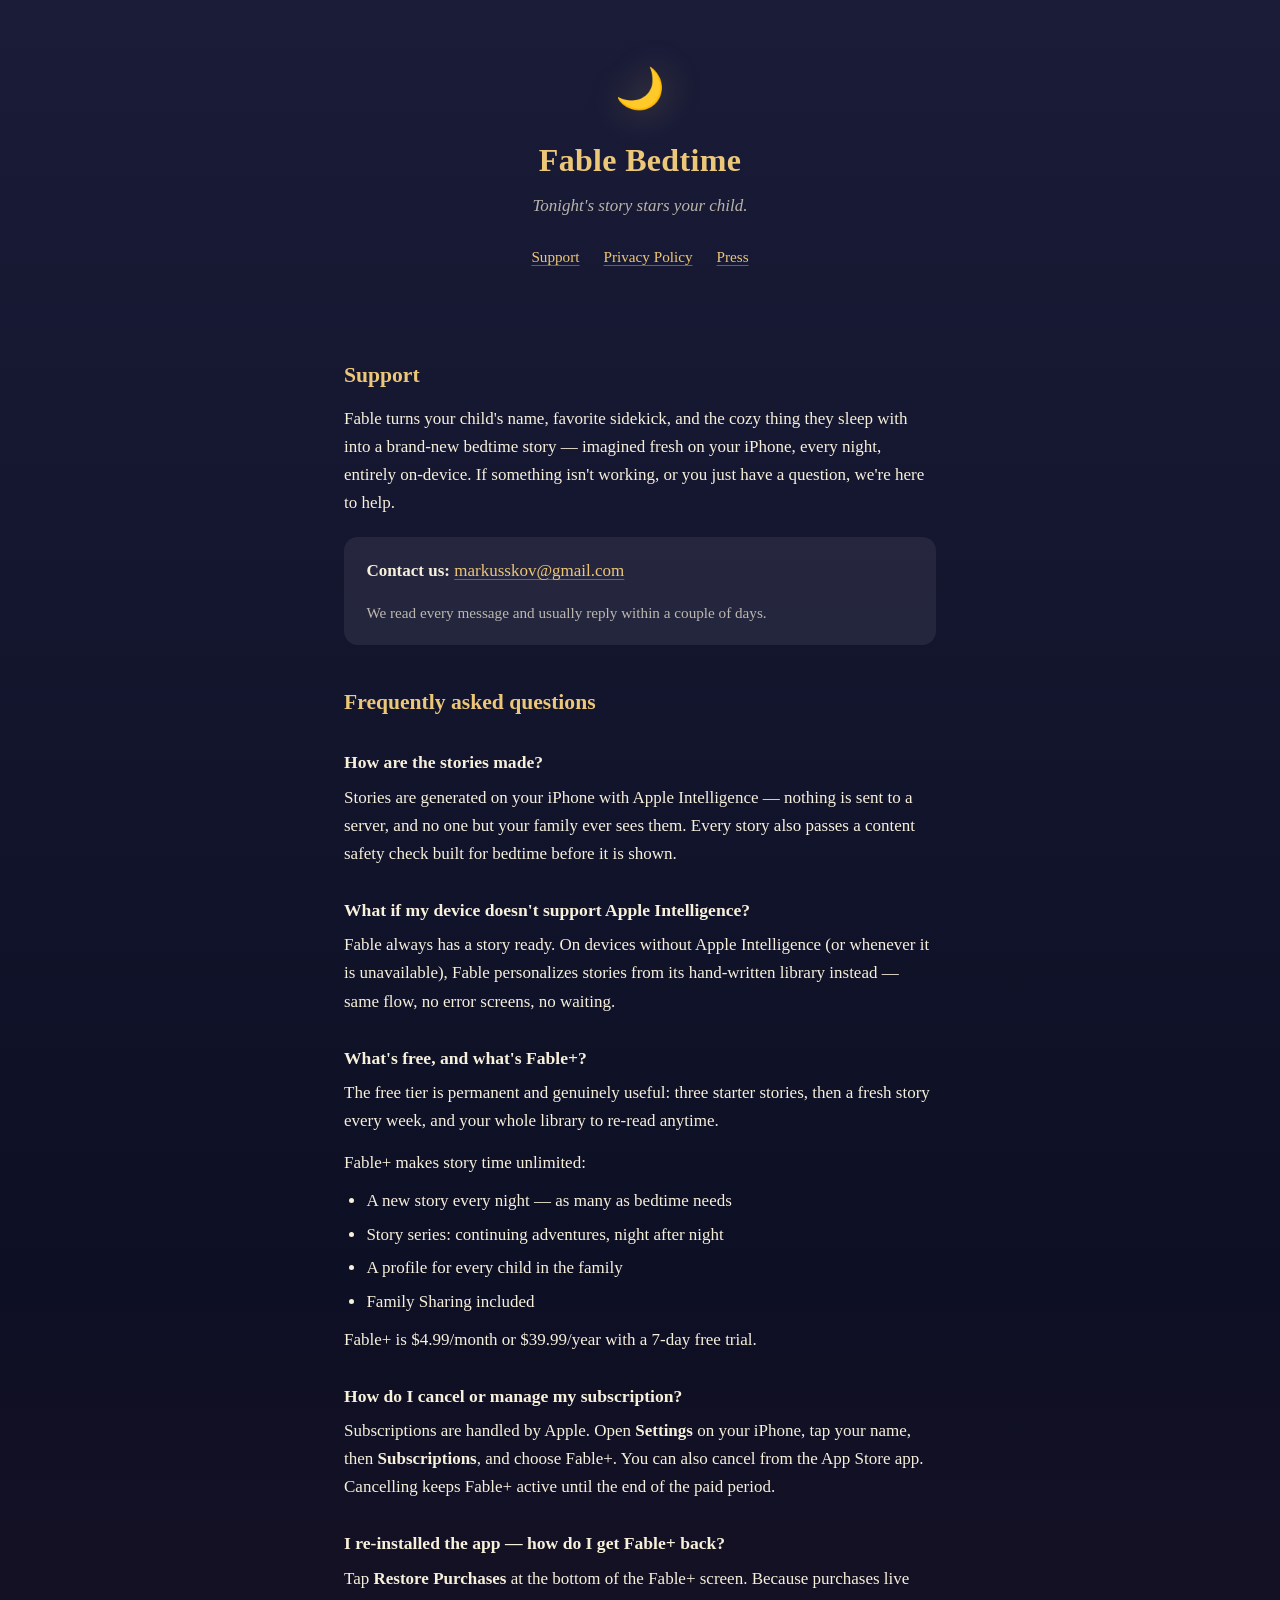
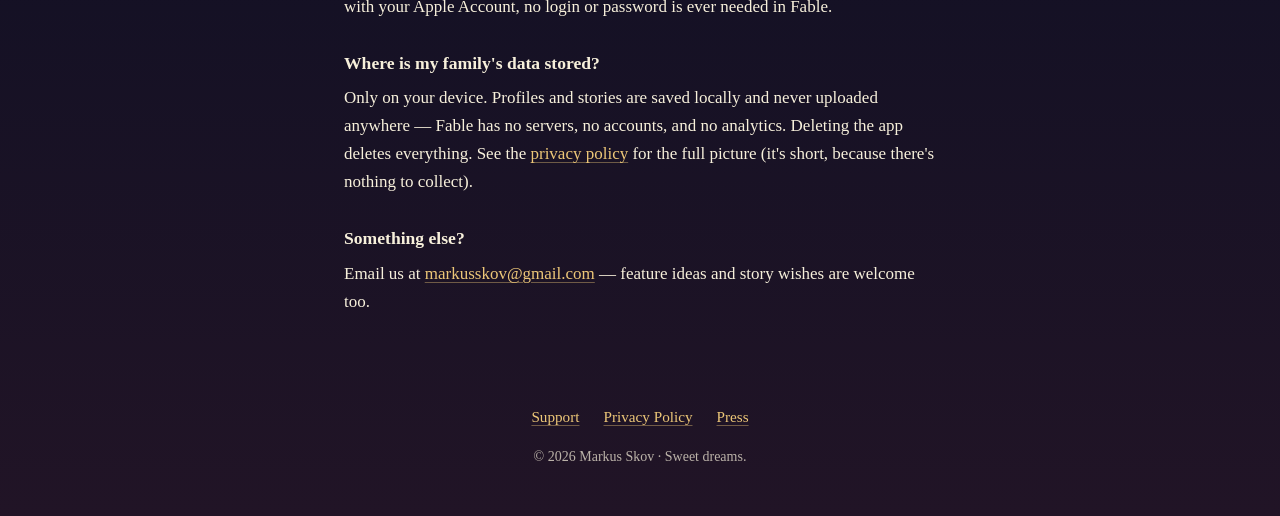
<file: site/index.html>
<!DOCTYPE html>
<html lang="en">
<head>
  <meta charset="utf-8">
  <meta name="viewport" content="width=device-width, initial-scale=1">
  <title>Fable Bedtime — Support</title>
  <meta name="description" content="Support for Fable Bedtime, the private, on-device bedtime story app. FAQs, subscription help, and how to reach us.">
  <link rel="stylesheet" href="styles.css">
</head>
<body>
  <header class="site">
    <span class="moon" aria-hidden="true">🌙</span>
    <h1>Fable Bedtime</h1>
    <p class="tagline">Tonight's story stars your child.</p>
    <nav class="site">
      <a href="./">Support</a>
      <a href="privacy.html">Privacy Policy</a>
      <a href="press.html">Press</a>
    </nav>
  </header>

  <main>
    <h2>Support</h2>
    <p>
      Fable turns your child's name, favorite sidekick, and the cozy thing they
      sleep with into a brand-new bedtime story — imagined fresh on your iPhone,
      every night, entirely on-device. If something isn't working, or you just
      have a question, we're here to help.
    </p>

    <div class="card">
      <p><strong>Contact us:</strong> <a href="mailto:markusskov@gmail.com?subject=Fable%20Bedtime%20support">markusskov@gmail.com</a></p>
      <p class="muted">We read every message and usually reply within a couple of days.</p>
    </div>

    <h2>Frequently asked questions</h2>

    <h3>How are the stories made?</h3>
    <p>
      Stories are generated on your iPhone with Apple Intelligence — nothing is
      sent to a server, and no one but your family ever sees them. Every story
      also passes a content safety check built for bedtime before it is shown.
    </p>

    <h3>What if my device doesn't support Apple Intelligence?</h3>
    <p>
      Fable always has a story ready. On devices without Apple Intelligence (or
      whenever it is unavailable), Fable personalizes stories from its
      hand-written library instead — same flow, no error screens, no waiting.
    </p>

    <h3>What's free, and what's Fable+?</h3>
    <p>
      The free tier is permanent and genuinely useful: three starter stories,
      then a fresh story every week, and your whole library to re-read anytime.
    </p>
    <p>Fable+ makes story time unlimited:</p>
    <ul>
      <li>A new story every night — as many as bedtime needs</li>
      <li>Story series: continuing adventures, night after night</li>
      <li>A profile for every child in the family</li>
      <li>Family Sharing included</li>
    </ul>
    <p>
      Fable+ is $4.99/month or $39.99/year with a 7-day free trial.
    </p>

    <h3>How do I cancel or manage my subscription?</h3>
    <p>
      Subscriptions are handled by Apple. Open <strong>Settings</strong> on your
      iPhone, tap your name, then <strong>Subscriptions</strong>, and choose
      Fable+. You can also cancel from the App Store app. Cancelling keeps
      Fable+ active until the end of the paid period.
    </p>

    <h3>I re-installed the app — how do I get Fable+ back?</h3>
    <p>
      Tap <strong>Restore Purchases</strong> at the bottom of the Fable+ screen.
      Because purchases live with your Apple Account, no login or password is
      ever needed in Fable.
    </p>

    <h3>Where is my family's data stored?</h3>
    <p>
      Only on your device. Profiles and stories are saved locally and never
      uploaded anywhere — Fable has no servers, no accounts, and no analytics.
      Deleting the app deletes everything. See the
      <a href="privacy.html">privacy policy</a> for the full picture (it's
      short, because there's nothing to collect).
    </p>

    <h3>Something else?</h3>
    <p>
      Email us at
      <a href="mailto:markusskov@gmail.com?subject=Fable%20Bedtime%20support">markusskov@gmail.com</a>
      — feature ideas and story wishes are welcome too.
    </p>
  </main>

  <footer class="site">
    <nav class="site">
      <a href="./">Support</a>
      <a href="privacy.html">Privacy Policy</a>
      <a href="press.html">Press</a>
    </nav>
    <p>© 2026 Markus Skov · Sweet dreams.</p>
  </footer>
</body>
</html>
</file>
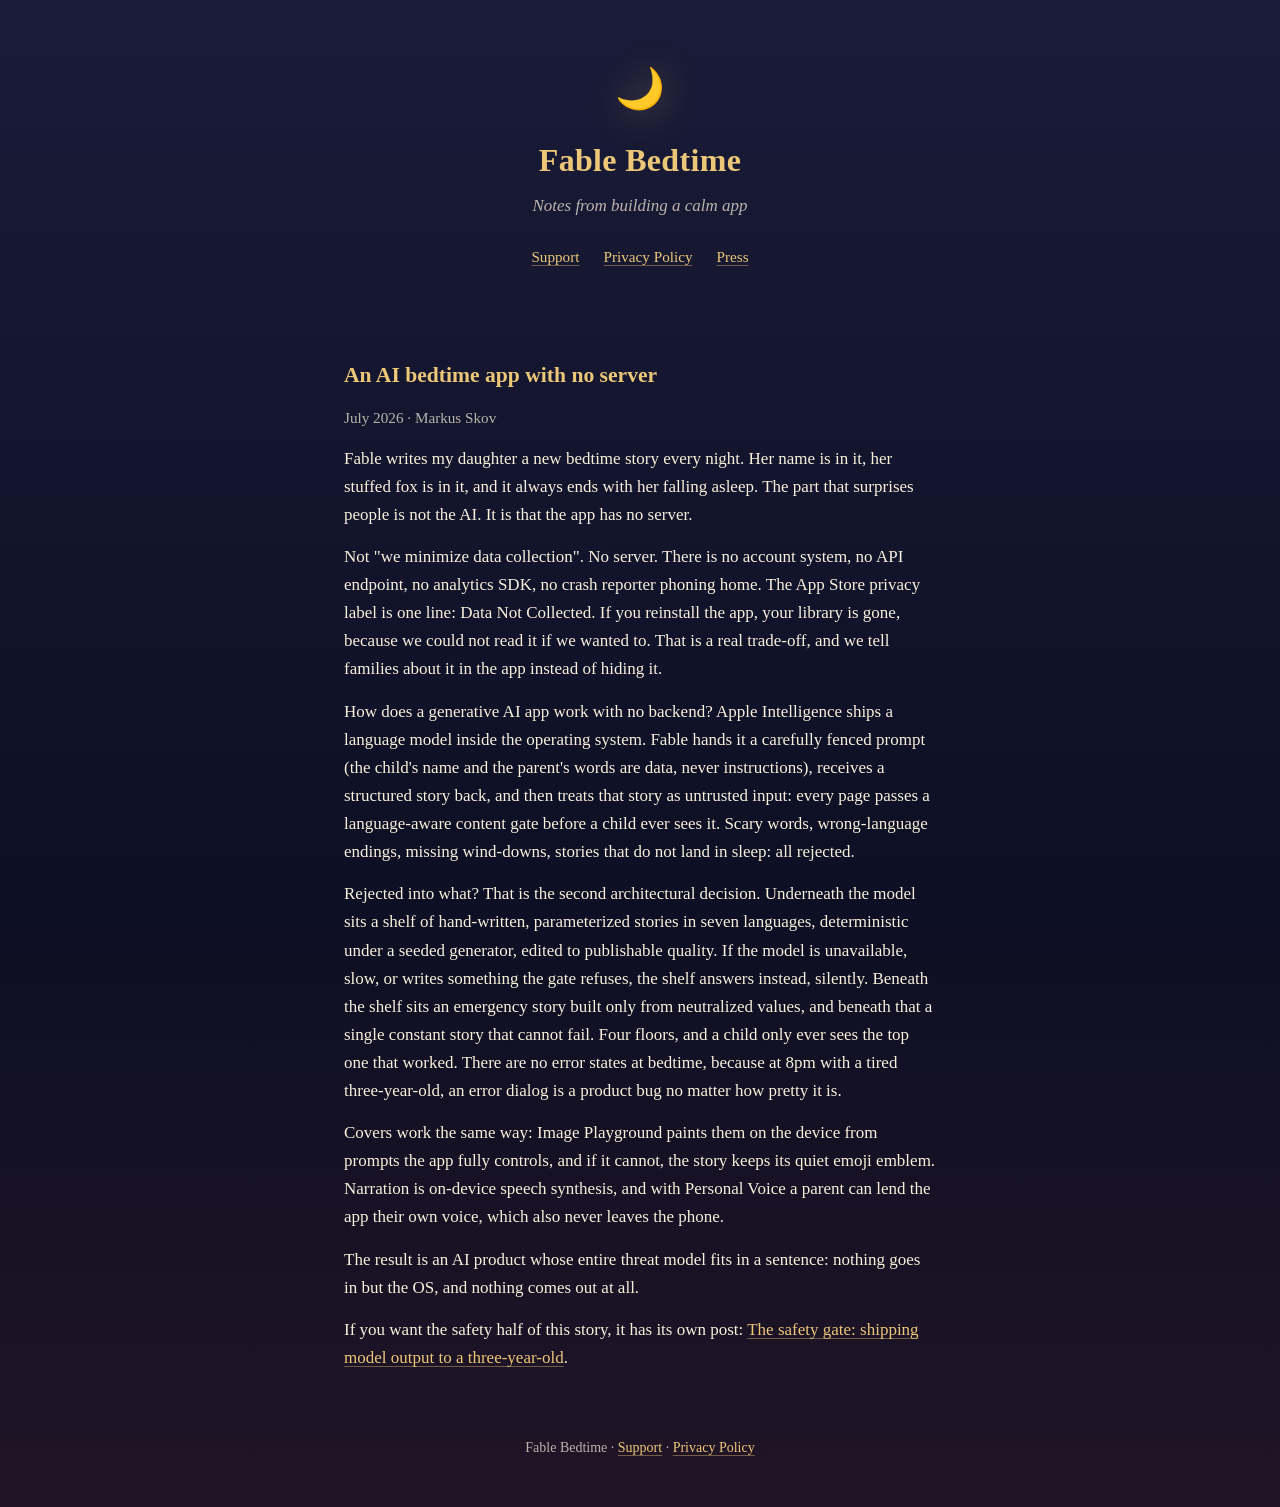
<file: site/blog-no-server.html>
<!DOCTYPE html>
<html lang="en">
<head>
  <meta charset="utf-8">
  <meta name="viewport" content="width=device-width, initial-scale=1">
  <title>An AI bedtime app with no server — Fable Bedtime</title>
  <meta name="description" content="How Fable Bedtime generates personalized bedtime stories with zero backend: on-device Apple Intelligence, a hand-written story floor, and a privacy label that reads Data Not Collected.">
  <link rel="stylesheet" href="styles.css">
</head>
<body>
  <header class="site">
    <span class="moon" aria-hidden="true">🌙</span>
    <h1>Fable Bedtime</h1>
    <p class="tagline">Notes from building a calm app</p>
    <nav class="site">
      <a href="./">Support</a>
      <a href="privacy.html">Privacy Policy</a>
      <a href="press.html">Press</a>
    </nav>
  </header>

  <main>
    <h2>An AI bedtime app with no server</h2>
    <p class="muted">July 2026 · Markus Skov</p>

    <p>
      Fable writes my daughter a new bedtime story every night. Her name is
      in it, her stuffed fox is in it, and it always ends with her falling
      asleep. The part that surprises people is not the AI. It is that the
      app has no server.
    </p>
    <p>
      Not "we minimize data collection". No server. There is no account
      system, no API endpoint, no analytics SDK, no crash reporter phoning
      home. The App Store privacy label is one line: Data Not Collected. If
      you reinstall the app, your library is gone, because we could not read
      it if we wanted to. That is a real trade-off, and we tell families
      about it in the app instead of hiding it.
    </p>
    <p>
      How does a generative AI app work with no backend? Apple Intelligence
      ships a language model inside the operating system. Fable hands it a
      carefully fenced prompt (the child's name and the parent's words are
      data, never instructions), receives a structured story back, and then
      treats that story as untrusted input: every page passes a
      language-aware content gate before a child ever sees it. Scary words,
      wrong-language endings, missing wind-downs, stories that do not land
      in sleep: all rejected.
    </p>
    <p>
      Rejected into what? That is the second architectural decision.
      Underneath the model sits a shelf of hand-written, parameterized
      stories in seven languages, deterministic under a seeded generator,
      edited to publishable quality. If the model is unavailable, slow, or
      writes something the gate refuses, the shelf answers instead,
      silently. Beneath the shelf sits an emergency story built only from
      neutralized values, and beneath that a single constant story that
      cannot fail. Four floors, and a child only ever sees the top one that
      worked. There are no error states at bedtime, because at 8pm with a
      tired three-year-old, an error dialog is a product bug no matter how
      pretty it is.
    </p>
    <p>
      Covers work the same way: Image Playground paints them on the device
      from prompts the app fully controls, and if it cannot, the story keeps
      its quiet emoji emblem. Narration is on-device speech synthesis, and
      with Personal Voice a parent can lend the app their own voice, which
      also never leaves the phone.
    </p>
    <p>
      The result is an AI product whose entire threat model fits in a
      sentence: nothing goes in but the OS, and nothing comes out at all.
    </p>
    <p>
      If you want the safety half of this story, it has its own post:
      <a href="blog-safety-gate.html">The safety gate: shipping model output
      to a three-year-old</a>.
    </p>
  </main>

  <footer class="site">
    <p>Fable Bedtime · <a href="./">Support</a> · <a href="privacy.html">Privacy Policy</a></p>
  </footer>
</body>
</html>
</file>
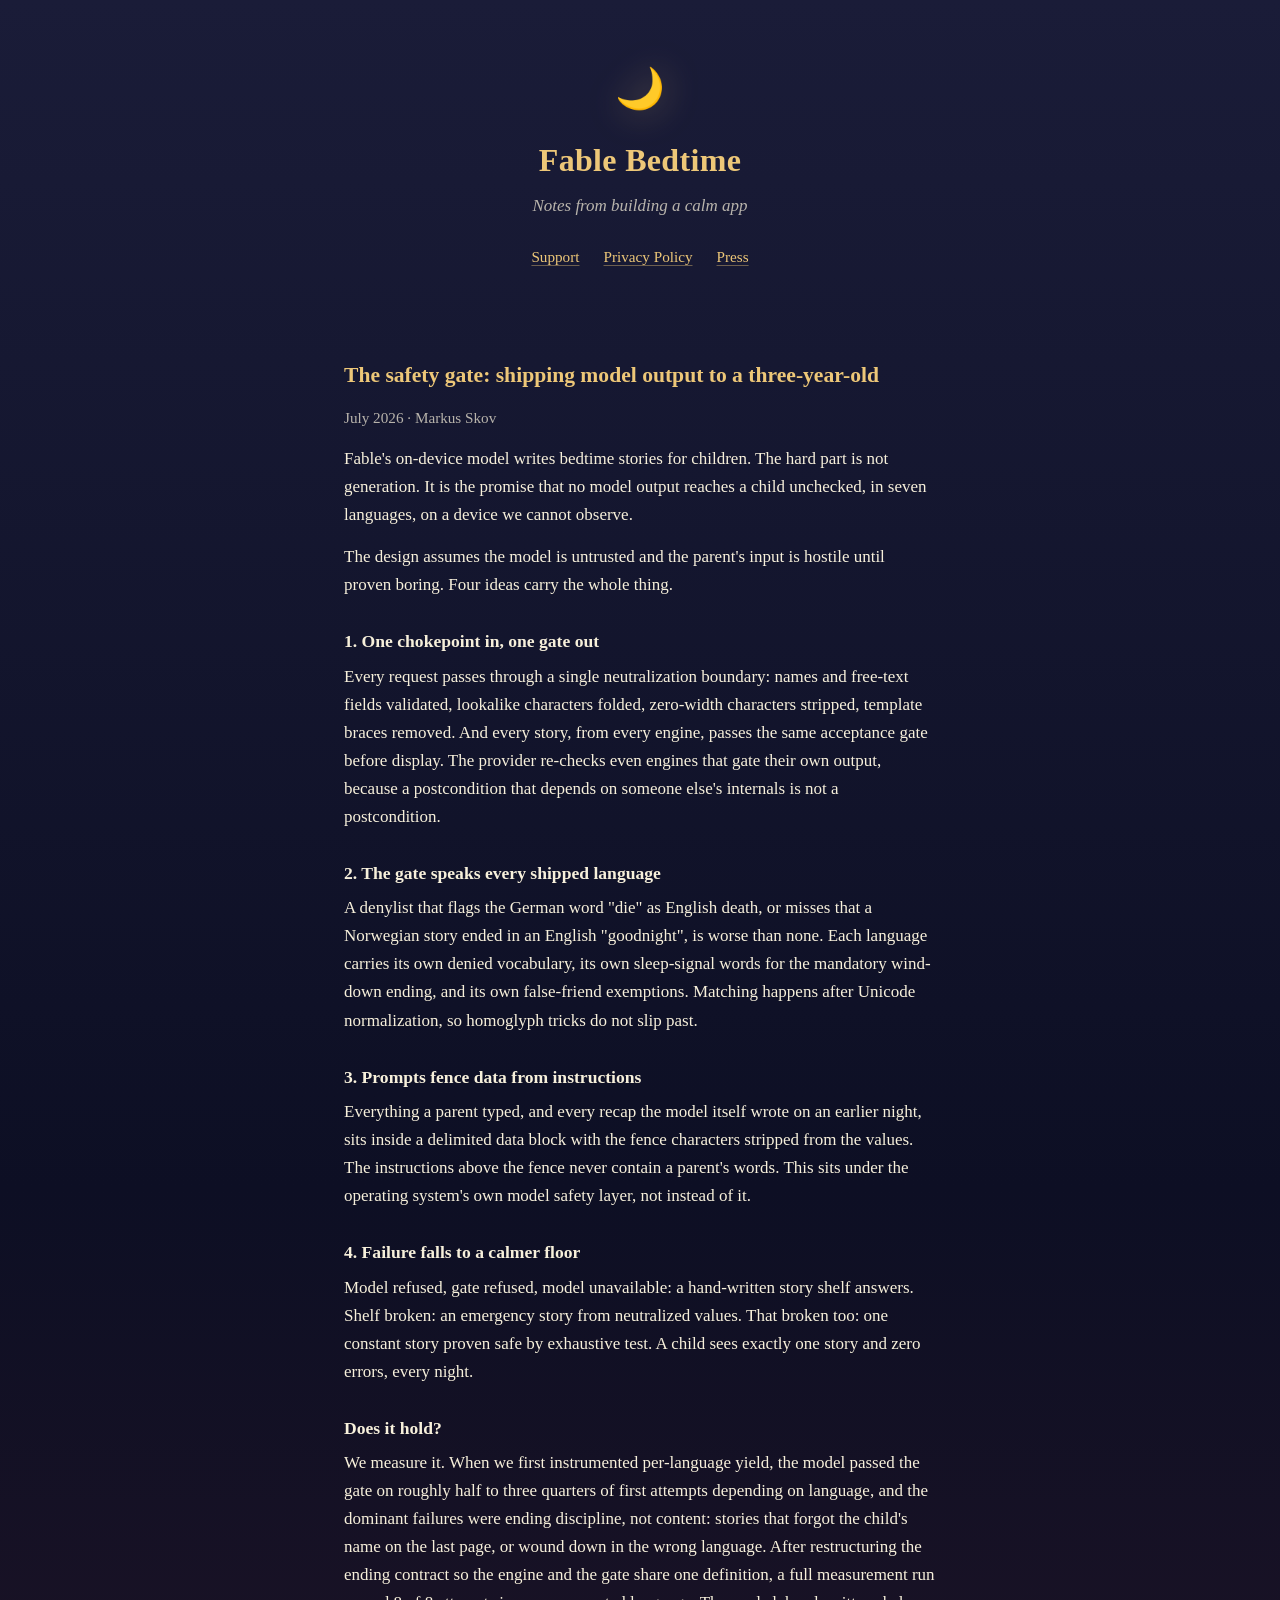
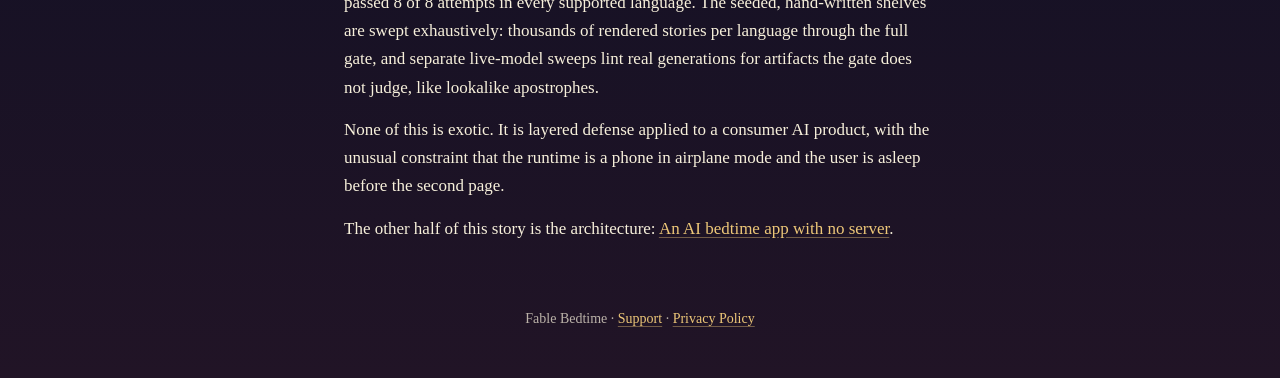
<file: site/blog-safety-gate.html>
<!DOCTYPE html>
<html lang="en">
<head>
  <meta charset="utf-8">
  <meta name="viewport" content="width=device-width, initial-scale=1">
  <title>The safety gate: shipping model output to a three-year-old — Fable Bedtime</title>
  <meta name="description" content="How Fable Bedtime checks every AI-written story before a child sees it: one chokepoint in, one language-aware gate out, prompts that fence data from instructions, and failure that falls to a calmer floor.">
  <link rel="stylesheet" href="styles.css">
</head>
<body>
  <header class="site">
    <span class="moon" aria-hidden="true">🌙</span>
    <h1>Fable Bedtime</h1>
    <p class="tagline">Notes from building a calm app</p>
    <nav class="site">
      <a href="./">Support</a>
      <a href="privacy.html">Privacy Policy</a>
      <a href="press.html">Press</a>
    </nav>
  </header>

  <main>
    <h2>The safety gate: shipping model output to a three-year-old</h2>
    <p class="muted">July 2026 · Markus Skov</p>

    <p>
      Fable's on-device model writes bedtime stories for children. The hard
      part is not generation. It is the promise that no model output reaches
      a child unchecked, in seven languages, on a device we cannot observe.
    </p>
    <p>
      The design assumes the model is untrusted and the parent's input is
      hostile until proven boring. Four ideas carry the whole thing.
    </p>

    <h3>1. One chokepoint in, one gate out</h3>
    <p>
      Every request passes through a single neutralization boundary: names
      and free-text fields validated, lookalike characters folded, zero-width
      characters stripped, template braces removed. And every story, from
      every engine, passes the same acceptance gate before display. The
      provider re-checks even engines that gate their own output, because a
      postcondition that depends on someone else's internals is not a
      postcondition.
    </p>

    <h3>2. The gate speaks every shipped language</h3>
    <p>
      A denylist that flags the German word "die" as English death, or
      misses that a Norwegian story ended in an English "goodnight", is
      worse than none. Each language carries its own denied vocabulary, its
      own sleep-signal words for the mandatory wind-down ending, and its own
      false-friend exemptions. Matching happens after Unicode normalization,
      so homoglyph tricks do not slip past.
    </p>

    <h3>3. Prompts fence data from instructions</h3>
    <p>
      Everything a parent typed, and every recap the model itself wrote on
      an earlier night, sits inside a delimited data block with the fence
      characters stripped from the values. The instructions above the fence
      never contain a parent's words. This sits under the operating system's
      own model safety layer, not instead of it.
    </p>

    <h3>4. Failure falls to a calmer floor</h3>
    <p>
      Model refused, gate refused, model unavailable: a hand-written story
      shelf answers. Shelf broken: an emergency story from neutralized
      values. That broken too: one constant story proven safe by exhaustive
      test. A child sees exactly one story and zero errors, every night.
    </p>

    <h3>Does it hold?</h3>
    <p>
      We measure it. When we first instrumented per-language yield, the
      model passed the gate on roughly half to three quarters of first
      attempts depending on language, and the dominant failures were ending
      discipline, not content: stories that forgot the child's name on the
      last page, or wound down in the wrong language. After restructuring
      the ending contract so the engine and the gate share one definition,
      a full measurement run passed 8 of 8 attempts in every supported
      language. The seeded, hand-written shelves are swept exhaustively:
      thousands of rendered stories per language through the full gate, and
      separate live-model sweeps lint real generations for artifacts the
      gate does not judge, like lookalike apostrophes.
    </p>
    <p>
      None of this is exotic. It is layered defense applied to a consumer
      AI product, with the unusual constraint that the runtime is a phone
      in airplane mode and the user is asleep before the second page.
    </p>
    <p>
      The other half of this story is the architecture:
      <a href="blog-no-server.html">An AI bedtime app with no server</a>.
    </p>
  </main>

  <footer class="site">
    <p>Fable Bedtime · <a href="./">Support</a> · <a href="privacy.html">Privacy Policy</a></p>
  </footer>
</body>
</html>
</file>
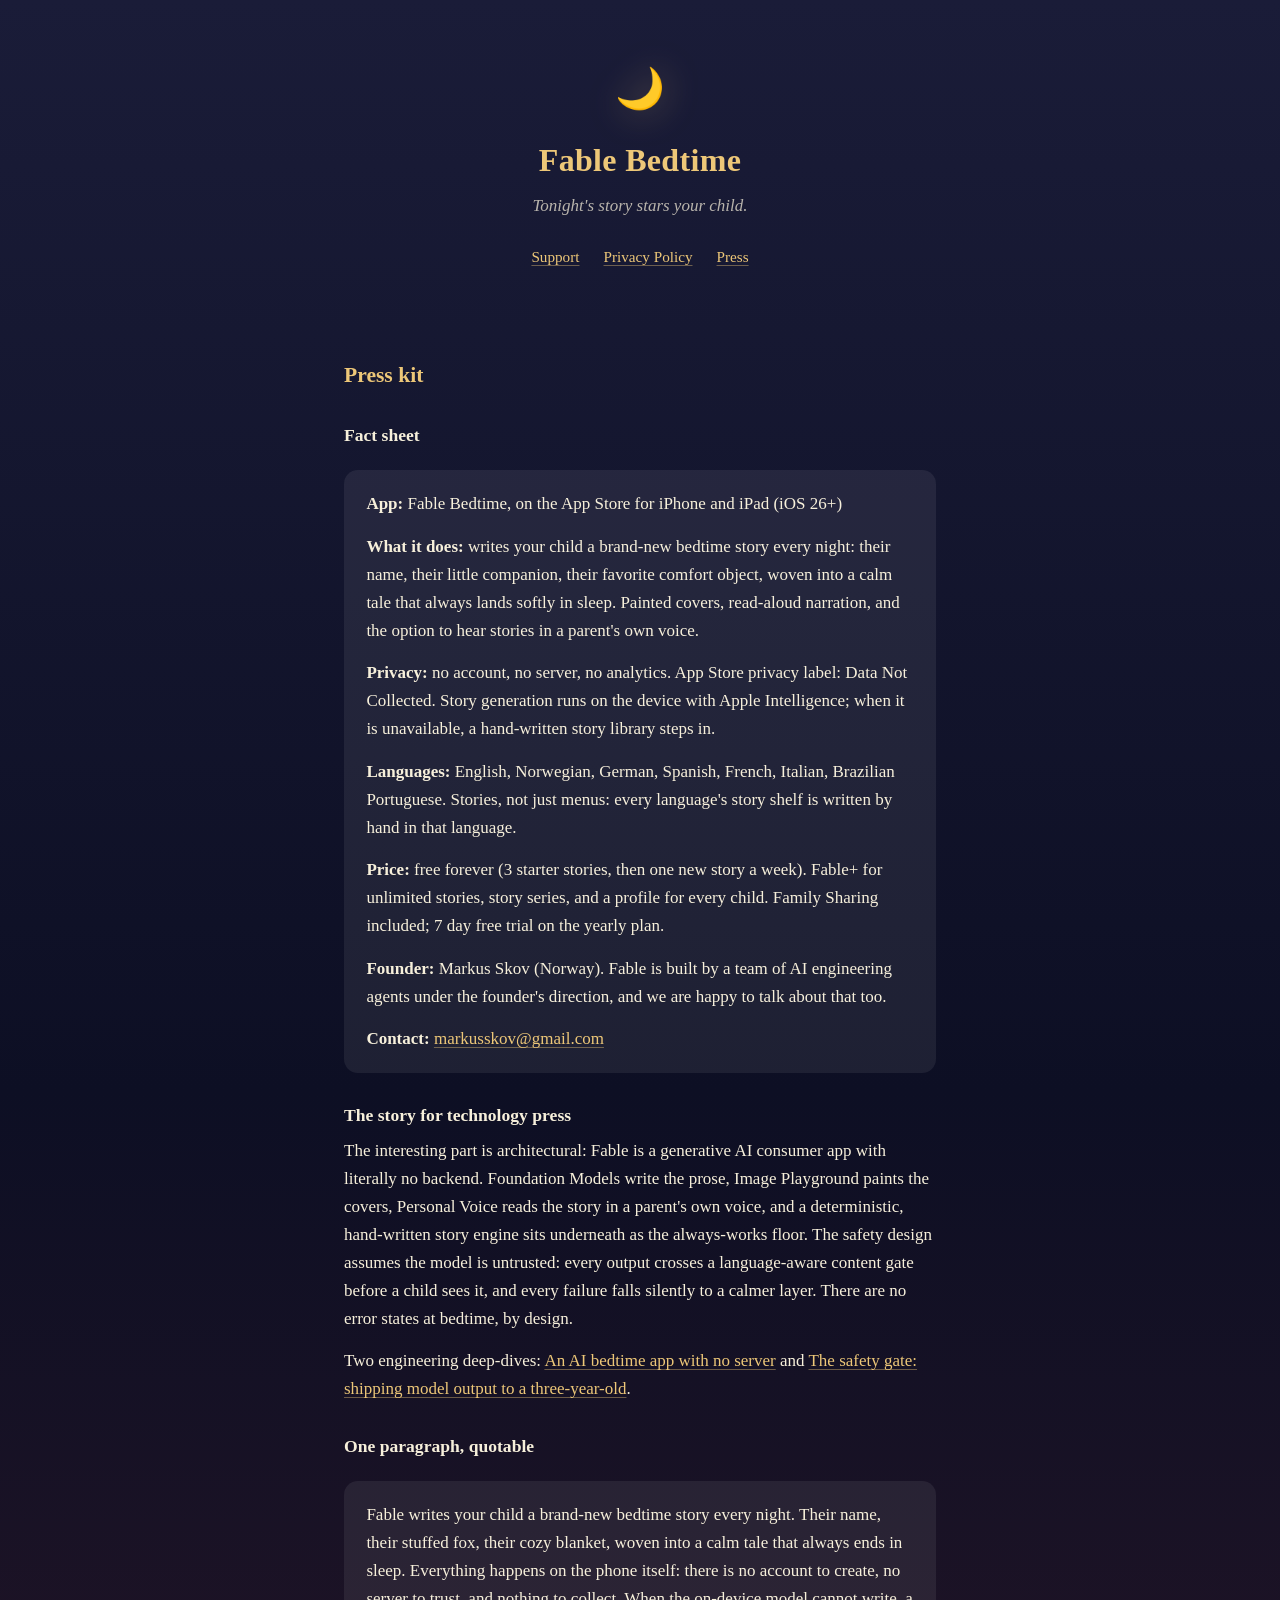
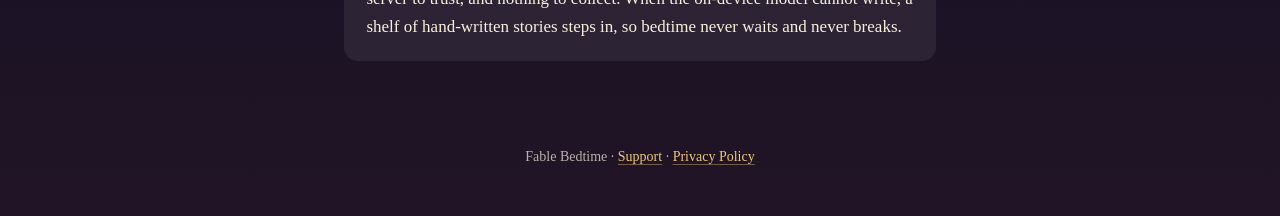
<file: site/press.html>
<!DOCTYPE html>
<html lang="en">
<head>
  <meta charset="utf-8">
  <meta name="viewport" content="width=device-width, initial-scale=1">
  <title>Fable Bedtime — Press Kit</title>
  <meta name="description" content="Press kit for Fable Bedtime: fact sheet, story, and contact. A personalized bedtime story app with no server, built on on-device Apple Intelligence.">
  <link rel="stylesheet" href="styles.css">
</head>
<body>
  <header class="site">
    <span class="moon" aria-hidden="true">🌙</span>
    <h1>Fable Bedtime</h1>
    <p class="tagline">Tonight's story stars your child.</p>
    <nav class="site">
      <a href="./">Support</a>
      <a href="privacy.html">Privacy Policy</a>
      <a href="press.html">Press</a>
    </nav>
  </header>

  <main>
    <h2>Press kit</h2>

    <h3>Fact sheet</h3>
    <div class="card">
      <p><strong>App:</strong> Fable Bedtime, on the App Store for iPhone and iPad (iOS 26+)</p>
      <p><strong>What it does:</strong> writes your child a brand-new bedtime story every night: their name, their little companion, their favorite comfort object, woven into a calm tale that always lands softly in sleep. Painted covers, read-aloud narration, and the option to hear stories in a parent's own voice.</p>
      <p><strong>Privacy:</strong> no account, no server, no analytics. App Store privacy label: Data Not Collected. Story generation runs on the device with Apple Intelligence; when it is unavailable, a hand-written story library steps in.</p>
      <p><strong>Languages:</strong> English, Norwegian, German, Spanish, French, Italian, Brazilian Portuguese. Stories, not just menus: every language's story shelf is written by hand in that language.</p>
      <p><strong>Price:</strong> free forever (3 starter stories, then one new story a week). Fable+ for unlimited stories, story series, and a profile for every child. Family Sharing included; 7 day free trial on the yearly plan.</p>
      <p><strong>Founder:</strong> Markus Skov (Norway). Fable is built by a team of AI engineering agents under the founder's direction, and we are happy to talk about that too.</p>
      <p><strong>Contact:</strong> <a href="mailto:markusskov@gmail.com?subject=Fable%20Bedtime%20press">markusskov@gmail.com</a></p>
    </div>

    <h3>The story for technology press</h3>
    <p>
      The interesting part is architectural: Fable is a generative AI consumer
      app with literally no backend. Foundation Models write the prose, Image
      Playground paints the covers, Personal Voice reads the story in a
      parent's own voice, and a deterministic, hand-written story engine sits
      underneath as the always-works floor. The safety design assumes the
      model is untrusted: every output crosses a language-aware content gate
      before a child sees it, and every failure falls silently to a calmer
      layer. There are no error states at bedtime, by design.
    </p>
    <p>
      Two engineering deep-dives:
      <a href="blog-no-server.html">An AI bedtime app with no server</a> and
      <a href="blog-safety-gate.html">The safety gate: shipping model output
      to a three-year-old</a>.
    </p>

    <h3>One paragraph, quotable</h3>
    <p class="card">
      Fable writes your child a brand-new bedtime story every night. Their
      name, their stuffed fox, their cozy blanket, woven into a calm tale
      that always ends in sleep. Everything happens on the phone itself:
      there is no account to create, no server to trust, and nothing to
      collect. When the on-device model cannot write, a shelf of hand-written
      stories steps in, so bedtime never waits and never breaks.
    </p>
  </main>

  <footer class="site">
    <p>Fable Bedtime · <a href="./">Support</a> · <a href="privacy.html">Privacy Policy</a></p>
  </footer>
</body>
</html>
</file>
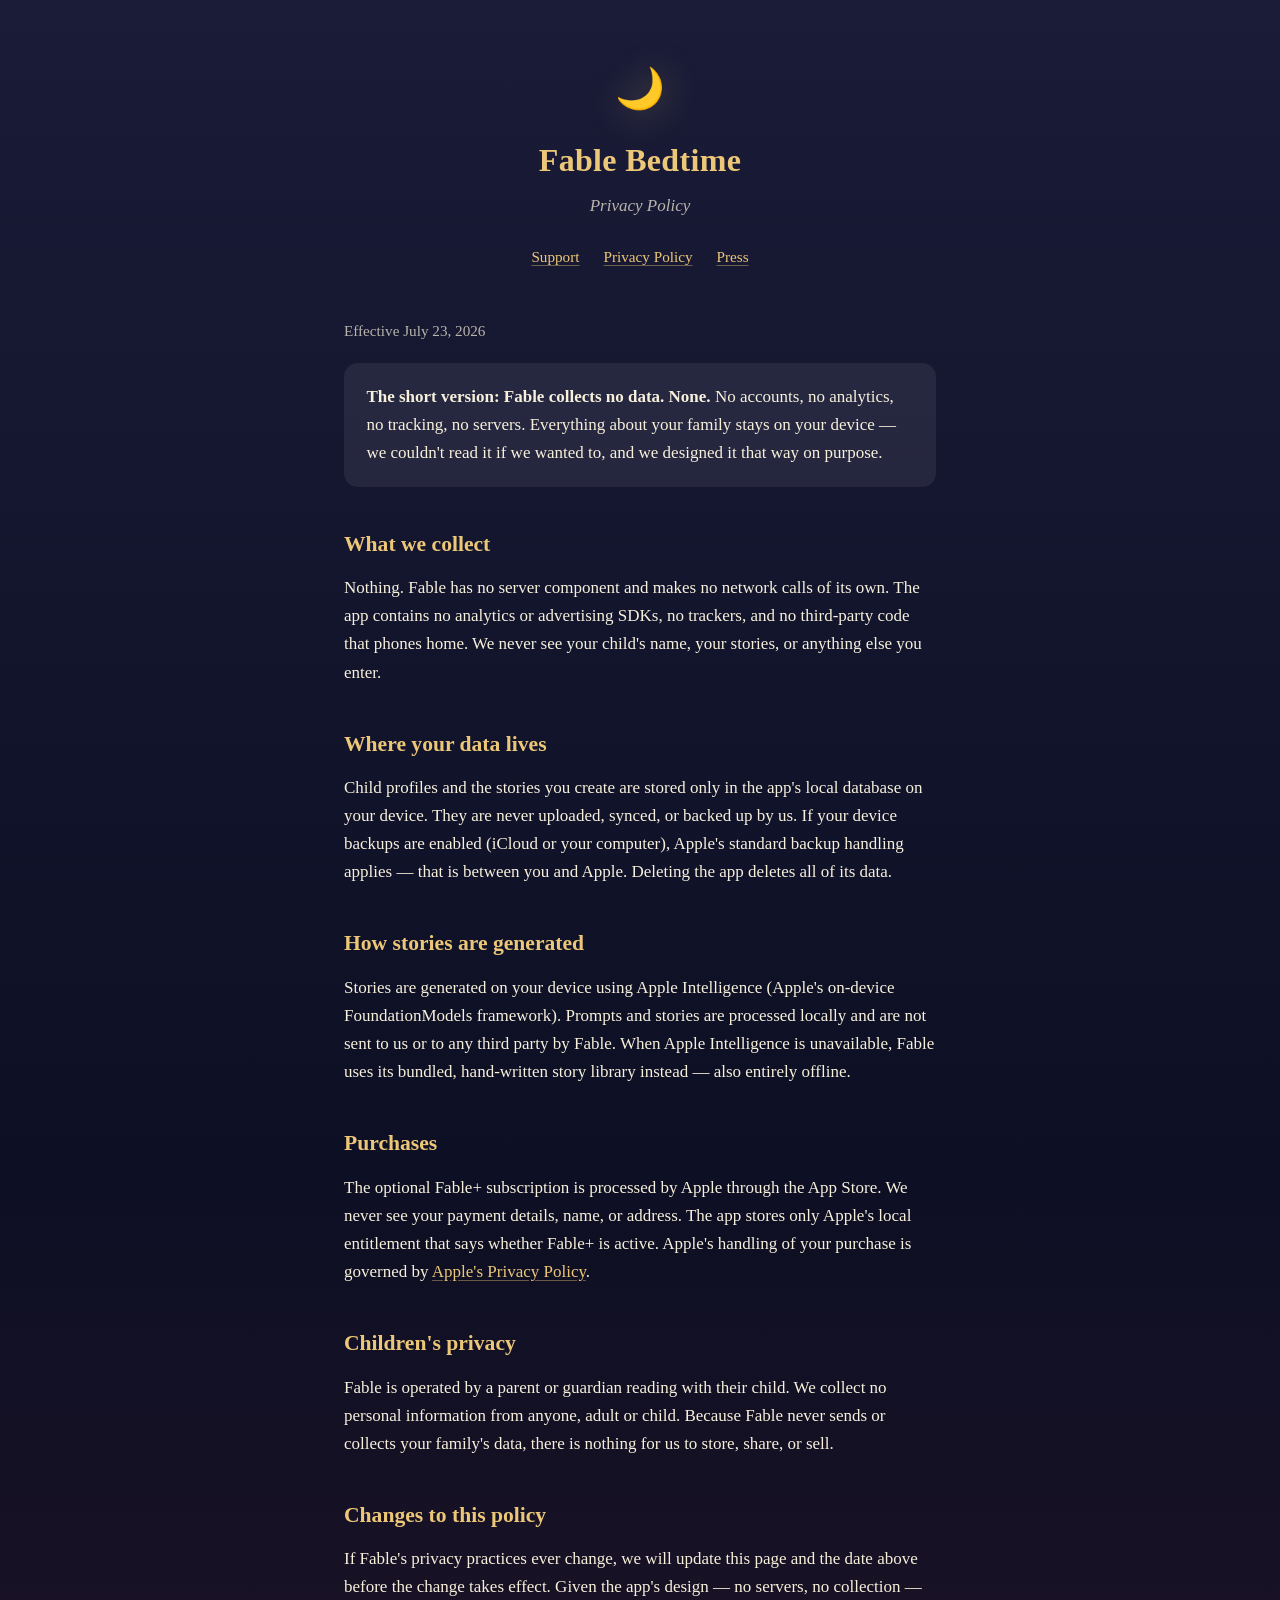
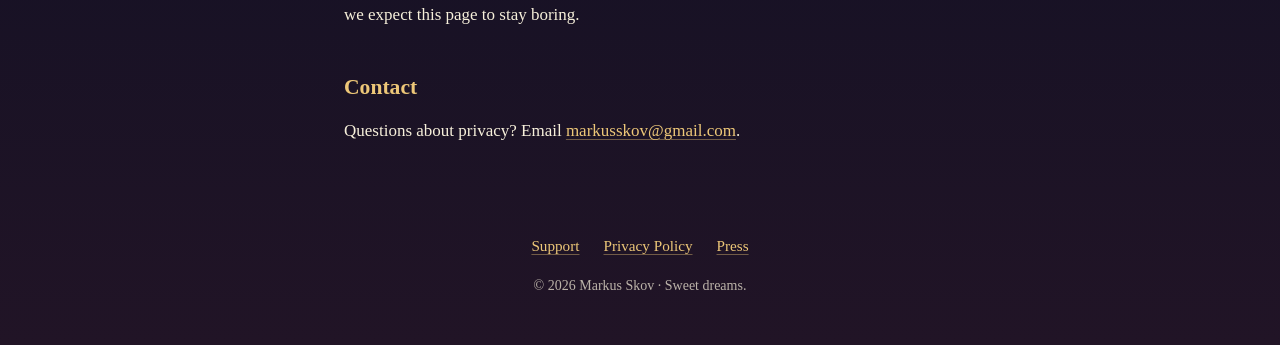
<file: site/privacy.html>
<!DOCTYPE html>
<html lang="en">
<head>
  <meta charset="utf-8">
  <meta name="viewport" content="width=device-width, initial-scale=1">
  <title>Fable Bedtime — Privacy Policy</title>
  <meta name="description" content="Fable Bedtime collects no data. Stories are generated on-device; nothing about your family ever leaves your phone.">
  <link rel="stylesheet" href="styles.css">
</head>
<body>
  <header class="site">
    <span class="moon" aria-hidden="true">🌙</span>
    <h1>Fable Bedtime</h1>
    <p class="tagline">Privacy Policy</p>
    <nav class="site">
      <a href="./">Support</a>
      <a href="privacy.html">Privacy Policy</a>
      <a href="press.html">Press</a>
    </nav>
  </header>

  <main>
    <p class="muted">Effective July 23, 2026</p>

    <div class="card">
      <p>
        <strong>The short version: Fable collects no data. None.</strong>
        No accounts, no analytics, no tracking, no servers. Everything about
        your family stays on your device — we couldn't read it if we wanted
        to, and we designed it that way on purpose.
      </p>
    </div>

    <h2>What we collect</h2>
    <p>
      Nothing. Fable has no server component and makes no network calls of its
      own. The app contains no analytics or advertising SDKs, no trackers, and
      no third-party code that phones home. We never see your child's name,
      your stories, or anything else you enter.
    </p>

    <h2>Where your data lives</h2>
    <p>
      Child profiles and the stories you create are stored only in the app's
      local database on your device. They are never uploaded, synced, or
      backed up by us. If your device backups are enabled (iCloud or your
      computer), Apple's standard backup handling applies — that is between
      you and Apple. Deleting the app deletes all of its data.
    </p>

    <h2>How stories are generated</h2>
    <p>
      Stories are generated on your device using Apple Intelligence (Apple's
      on-device FoundationModels framework). Prompts and stories are processed
      locally and are not sent to us or to any third party by Fable. When
      Apple Intelligence is unavailable, Fable uses its bundled, hand-written
      story library instead — also entirely offline.
    </p>

    <h2>Purchases</h2>
    <p>
      The optional Fable+ subscription is processed by Apple through the App
      Store. We never see your payment details, name, or address. The app
      stores only Apple's local entitlement that says whether Fable+ is
      active. Apple's handling of your purchase is governed by
      <a href="https://www.apple.com/legal/privacy/" rel="noopener">Apple's
      Privacy Policy</a>.
    </p>

    <h2>Children's privacy</h2>
    <p>
      Fable is operated by a parent or guardian reading with their child. We
      collect no personal information from anyone, adult or child. Because
      Fable never sends or collects your family's data, there is nothing for
      us to store, share, or sell.
    </p>

    <h2>Changes to this policy</h2>
    <p>
      If Fable's privacy practices ever change, we will update this page and
      the date above before the change takes effect. Given the app's design —
      no servers, no collection — we expect this page to stay boring.
    </p>

    <h2>Contact</h2>
    <p>
      Questions about privacy? Email
      <a href="mailto:markusskov@gmail.com?subject=Fable%20Bedtime%20privacy">markusskov@gmail.com</a>.
    </p>
  </main>

  <footer class="site">
    <nav class="site">
      <a href="./">Support</a>
      <a href="privacy.html">Privacy Policy</a>
      <a href="press.html">Press</a>
    </nav>
    <p>© 2026 Markus Skov · Sweet dreams.</p>
  </footer>
</body>
</html>
</file>
<file: site/styles.css>
/* Fable site — mirrors App/Sources/UI/Theme.swift (night / cream / gold). */

:root {
  --night: #1a1c38;
  --night-deep: #0d0f24;
  --ember: #211426;
  --cream: #f7f0db;
  --cream-dim: rgba(247, 240, 219, 0.72);
  --gold: #edc778;
  --card: rgba(255, 255, 255, 0.07);
}

* {
  margin: 0;
  padding: 0;
  box-sizing: border-box;
}

html {
  background: var(--night-deep);
}

body {
  min-height: 100vh;
  background: linear-gradient(to bottom, var(--night), var(--night-deep) 60%, var(--ember));
  color: var(--cream);
  font-family: "Iowan Old Style", "Palatino", "Georgia", serif;
  line-height: 1.65;
  font-size: 1.0625rem;
}

main {
  max-width: 40rem;
  margin: 0 auto;
  padding: 3rem 1.5rem 4rem;
}

header.site {
  text-align: center;
  padding: 3.5rem 1.5rem 0;
}

.moon {
  font-size: 2.5rem;
  display: block;
  filter: drop-shadow(0 0 18px rgba(237, 199, 120, 0.35));
}

h1 {
  font-size: 2rem;
  font-weight: 600;
  color: var(--gold);
  margin-top: 0.75rem;
  letter-spacing: 0.01em;
}

.tagline {
  color: var(--cream-dim);
  font-style: italic;
  margin-top: 0.35rem;
}

h2 {
  font-size: 1.35rem;
  font-weight: 600;
  color: var(--gold);
  margin: 2.5rem 0 0.75rem;
}

h3 {
  font-size: 1.1rem;
  font-weight: 600;
  color: var(--cream);
  margin: 1.75rem 0 0.4rem;
}

p + p {
  margin-top: 0.9rem;
}

a {
  color: var(--gold);
  text-decoration: underline;
  text-decoration-color: rgba(237, 199, 120, 0.4);
  text-underline-offset: 3px;
}

a:hover {
  text-decoration-color: var(--gold);
}

ul {
  padding-left: 1.4rem;
  margin: 0.6rem 0;
}

li + li {
  margin-top: 0.35rem;
}

.card {
  background: var(--card);
  border-radius: 14px;
  padding: 1.25rem 1.4rem;
  margin: 1.25rem 0;
}

.muted {
  color: var(--cream-dim);
  font-size: 0.95rem;
}

nav.site {
  display: flex;
  gap: 1.5rem;
  justify-content: center;
  margin-top: 1.5rem;
  font-size: 0.95rem;
}

footer.site {
  text-align: center;
  color: var(--cream-dim);
  font-size: 0.875rem;
  padding: 0 1.5rem 3rem;
}

footer.site nav.site {
  margin-bottom: 1rem;
}

@media (prefers-reduced-motion: no-preference) {
  .moon {
    animation: drift 9s ease-in-out infinite alternate;
  }
  @keyframes drift {
    from { transform: translateY(0); }
    to { transform: translateY(-6px); }
  }
}
</file>
